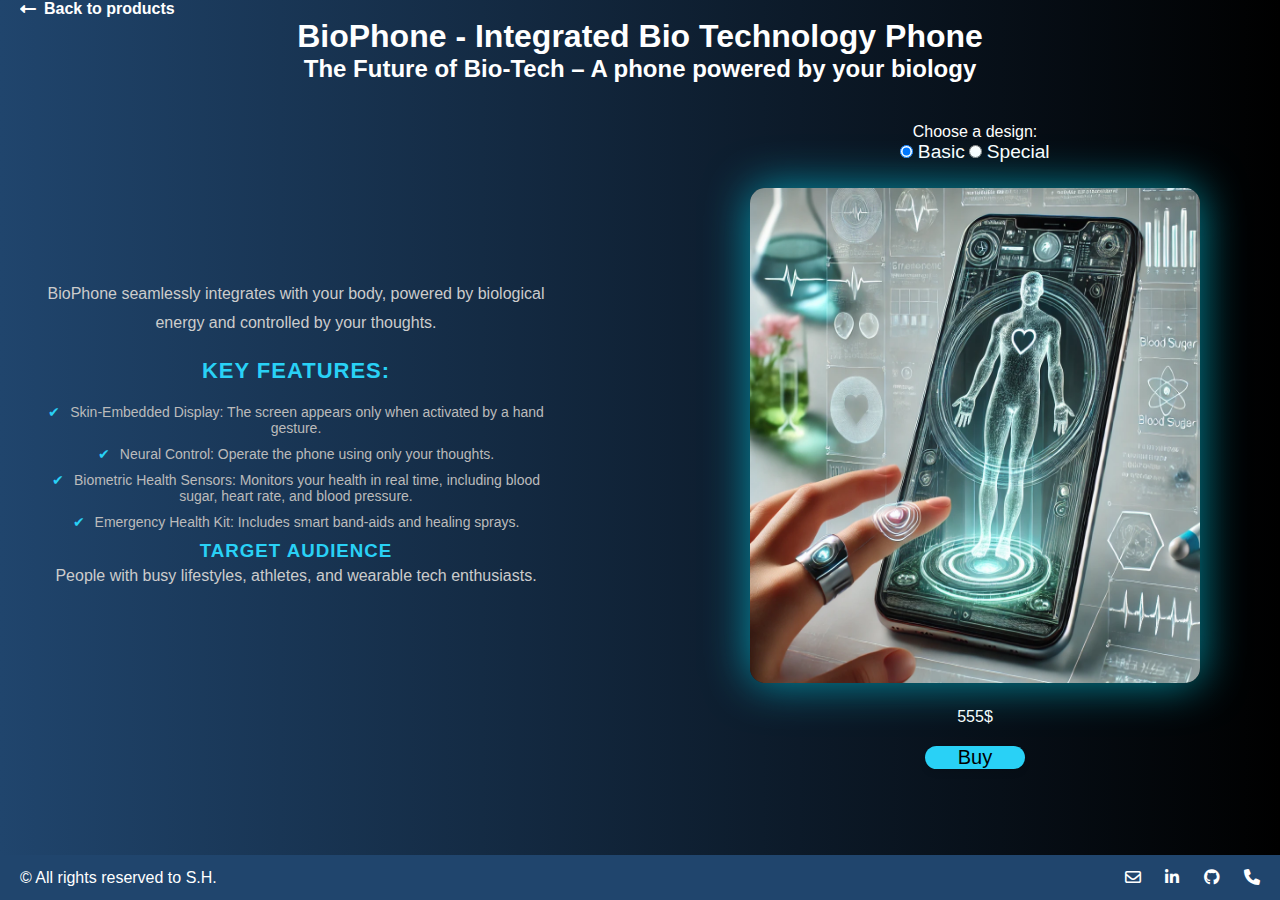
<file: products/bioPhone.html>
<!DOCTYPE html>
<html lang="en">

<head>
    <meta charset="UTF-8">
    <meta name="viewport" content="width=device-width, initial-scale=1.0">
    <title>BioPhone - Integrated Bio Technology Phone</title>
    <link rel="stylesheet" href="productCss.css">
    <link href="https://cdnjs.cloudflare.com/ajax/libs/font-awesome/6.0.0-beta3/css/all.min.css" rel="stylesheet">
</head>

<body>
    <div class="container">
        <button class="back-btn"><a href="/index.html#phones"><i class="fa-solid fa-left-long"></i> Back to products</a></button>
        <div class="product-title">
            <h1>BioPhone - Integrated Bio Technology Phone</h1>
            <h2>The Future of Bio-Tech – A phone powered by your biology</h2>
        </div>
        <div class="product-grid">
            <div class="product-data">
                <p>BioPhone seamlessly integrates with your body, powered by biological energy and controlled by your thoughts.</p>
                <div>
                    <h2>Key Features:</h2>
                    <ul>
                        <li>Skin-Embedded Display: The screen appears only when activated by a hand gesture.</li>
                        <li>Neural Control: Operate the phone using only your thoughts.</li>
                        <li>Biometric Health Sensors: Monitors your health in real time, including blood sugar, heart rate, and blood pressure.</li>
                        <li>Emergency Health Kit: Includes smart band-aids and healing sprays.</li>
                    </ul>
                </div>
                <div>
                    <h3>Target Audience</h3>
                    <p>People with busy lifestyles, athletes, and wearable tech enthusiasts.</p>
                </div>
            </div>
            <div class="img-div">
                <div class="image-stack">Choose a design:<br> 
                    <input type="radio" id="image1" name="image-toggle" checked>
                    <label for="image1">Basic</label>
                    <input type="radio" id="image2" name="image-toggle">
                    <label for="image2">Special</label>
                
                    <div class="images">
                        <img class="product-img" src="/assets/photos/bioPhone.jpg" alt="GuardianGlasses">
                        <img class="product-img" src="/assets/photos/bioPhone2.jpg" alt="MindMirror">
                    </div>
                </div>       
                <p>555$</p>
                <button class="buy-btn">Buy</button>
            </div>
        </div>
    </div>
    <footer class="footer">
        <p>© All rights reserved to S.H.</p>
        <div class="footer-links">
            <a href="mailto:shaharhayon12300@gmail.com" target="_blank"><i class="fa-regular fa-envelope"></i></a>
            <a href="https://linkedin.com/" target="_blank"><i class="fa-brands fa-linkedin-in"></i></a>
            <a href="https://github.com/HayonShahar" target="_blank"><i class="fa-brands fa-github"></i></a>
            <a href="tel:+972527455417" ><i class="fa-solid fa-phone"></i></a>
        </div>
        
    </footer>
</body>

</html>
</file>
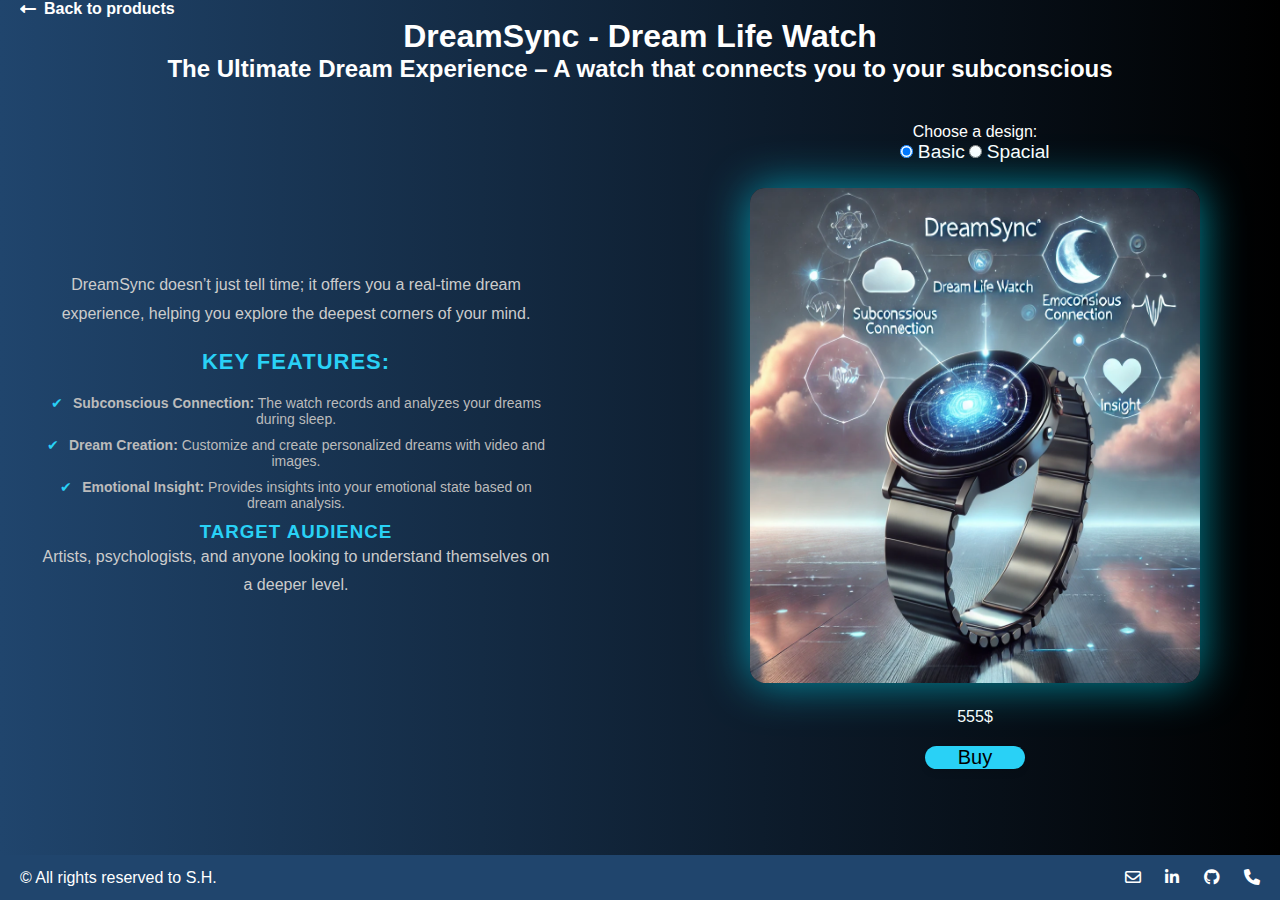
<file: products/dreamSync.html>
<!DOCTYPE html>
<html lang="en">

<head>
    <meta charset="UTF-8">
    <meta name="viewport" content="width=device-width, initial-scale=1.0">
    <title>DreamSync - Dream Life Watch</title>
    <link rel="stylesheet" href="productCss.css">
    <link href="https://cdnjs.cloudflare.com/ajax/libs/font-awesome/6.0.0-beta3/css/all.min.css" rel="stylesheet">
</head>

<body>
    <div class="container">
        <button class="back-btn"><a href="/index.html#watches"><i class="fa-solid fa-left-long"></i> Back to products</a></button>
        <div class="product-title">
            <h1>DreamSync - Dream Life Watch</h1>
            <h2>The Ultimate Dream Experience – A watch that connects you to your subconscious</h2>
        </div>
        <div class="product-grid">
            <div class="product-data">
                <p>DreamSync doesn’t just tell time; it offers you a real-time dream experience, helping you explore the deepest corners of your mind.</p>
                <div>
                    <h2>Key Features:</h2>
                    <ul>
                        <li><strong>Subconscious Connection:</strong> The watch records and analyzes your dreams during sleep.</li>
                        <li><strong>Dream Creation:</strong> Customize and create personalized dreams with video and images.</li>
                        <li><strong>Emotional Insight:</strong> Provides insights into your emotional state based on dream analysis.</li>
                    </ul>
                </div>
                <div>
                    <h3>Target Audience</h3>
                    <p>Artists, psychologists, and anyone looking to understand themselves on a deeper level.</p>
                </div>
            </div>
            <div class="img-div">
                <div class="image-stack">Choose a design: <br>
                    <input type="radio" id="image1" name="image-toggle" checked>
                    <label for="image1">Basic</label>
                    <input type="radio" id="image2" name="image-toggle">
                    <label for="image2">Spacial</label>
                
                    <div class="images">
                        <img class="product-img" src="/assets/photos/dreamSync.jpg" alt="GuardianGlasses">
                        <img class="product-img" src="/assets/photos/dreamSync2.jpg" alt="MindMirror">
                    </div>
                </div>       
                <p>555$</p>
                <button class="buy-btn">Buy</button>
            </div>
        </div>
    </div>
    <footer class="footer">
        <p>© All rights reserved to S.H.</p>
        <div class="footer-links">
            <a href="mailto:shaharhayon12300@gmail.com" target="_blank"><i class="fa-regular fa-envelope"></i></a>
            <a href="https://linkedin.com/" target="_blank"><i class="fa-brands fa-linkedin-in"></i></a>
            <a href="https://github.com/HayonShahar" target="_blank"><i class="fa-brands fa-github"></i></a>
            <a href="tel:+972527455417" ><i class="fa-solid fa-phone"></i></a>
        </div>
    </footer>
</body>

</html>
</file>
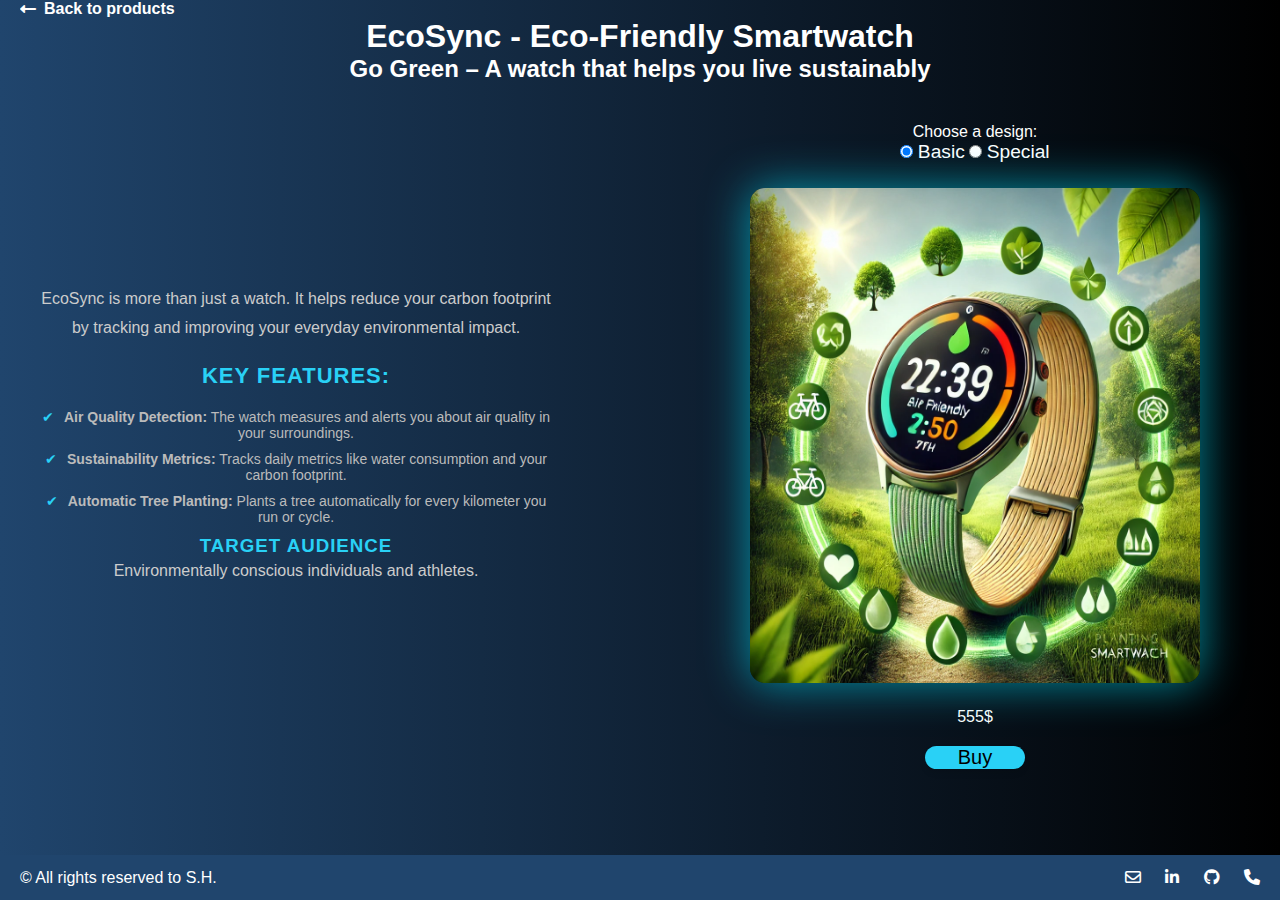
<file: products/ecoSync.html>
<!DOCTYPE html>
<html lang="en">

<head>
    <meta charset="UTF-8">
    <meta name="viewport" content="width=device-width, initial-scale=1.0">
    <title>EcoSync - Eco-Friendly Smartwatch</title>
    <link rel="stylesheet" href="productCss.css">
    <link href="https://cdnjs.cloudflare.com/ajax/libs/font-awesome/6.0.0-beta3/css/all.min.css" rel="stylesheet">
</head>

<body>
    <div class="container">
        <button class="back-btn"><a href="/index.html#watches"><i class="fa-solid fa-left-long"></i> Back to products</a></button>
        <div class="product-title">
            <h1>EcoSync - Eco-Friendly Smartwatch</h1>
            <h2>Go Green – A watch that helps you live sustainably</h2>
        </div>
        <div class="product-grid">
            <div class="product-data">
                <p>EcoSync is more than just a watch. It helps reduce your carbon footprint by tracking and improving your everyday environmental impact.</p>
                <div>
                    <h2>Key Features:</h2>
                    <ul>
                        <li><strong>Air Quality Detection:</strong> The watch measures and alerts you about air quality in your surroundings.</li>
                        <li><strong>Sustainability Metrics:</strong> Tracks daily metrics like water consumption and your carbon footprint.</li>
                        <li><strong>Automatic Tree Planting:</strong> Plants a tree automatically for every kilometer you run or cycle.</li>
                    </ul>
                </div>
                <div>
                    <h3>Target Audience</h3>
                    <p>Environmentally conscious individuals and athletes.</p>
                </div>
            </div>
            <div class="img-div">
                <div class="image-stack">Choose a design: <br>
                    <input type="radio" id="image1" name="image-toggle" checked>
                    <label for="image1">Basic</label>
                    <input type="radio" id="image2" name="image-toggle">
                    <label for="image2">Special</label>
                    <div class="images">
                        <img class="product-img" src="/assets/photos/ecoSync.jpg" alt="GuardianGlasses">
                        <img class="product-img" src="/assets/photos/ecoSync2.jpg" alt="MindMirror">
                    </div>
                </div>       
                <p>555$</p>
                <button class="buy-btn">Buy</button>
            </div>
        </div>
    </div>
    <footer class="footer">
        <p>© All rights reserved to S.H.</p>
        <div class="footer-links">
            <a href="mailto:shaharhayon12300@gmail.com" target="_blank"><i class="fa-regular fa-envelope"></i></a>
            <a href="https://linkedin.com/" target="_blank"><i class="fa-brands fa-linkedin-in"></i></a>
            <a href="https://github.com/HayonShahar" target="_blank"><i class="fa-brands fa-github"></i></a>
            <a href="tel:+972527455417" ><i class="fa-solid fa-phone"></i></a>
        </div>
        
    </footer>
</body>

</html>
</file>
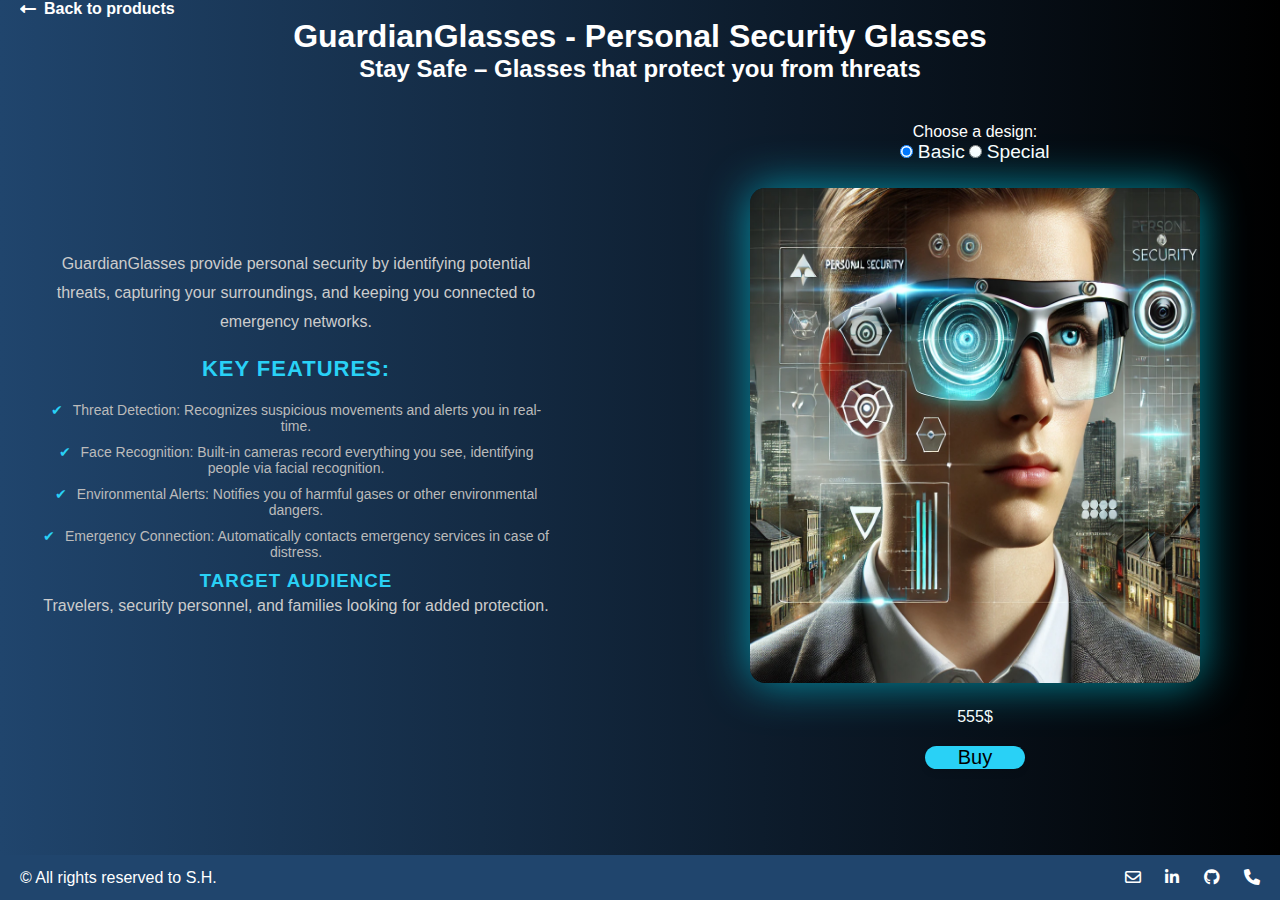
<file: products/guardianGlasses.html>
<!DOCTYPE html>
<html lang="en">

<head>
    <meta charset="UTF-8">
    <meta name="viewport" content="width=device-width, initial-scale=1.0">
    <title>GuardianGlasses - Personal Security Glasses</title>
    <link rel="stylesheet" href="productCss.css">
    <link href="https://cdnjs.cloudflare.com/ajax/libs/font-awesome/6.0.0-beta3/css/all.min.css" rel="stylesheet">
</head>

<body>
    <div class="container">
        <button class="back-btn"><a href="/index.html#glasses"><i class="fa-solid fa-left-long"></i> Back to
                products</a></button>
        <div class="product-title">
            <h1>GuardianGlasses - Personal Security Glasses</h1>
            <h2>Stay Safe – Glasses that protect you from threats</h2>
        </div>
        <div class="product-grid">
            <div class="product-data">
                <p>GuardianGlasses provide personal security by identifying potential threats, capturing your
                    surroundings, and keeping you connected to emergency networks.</p>
                <div>
                    <h2>Key Features:</h2>
                    <ul>
                        <li>Threat Detection: Recognizes suspicious movements and alerts you in real-time.</li>
                        <li>Face Recognition: Built-in cameras record everything you see, identifying people via facial
                            recognition.</li>
                        <li>Environmental Alerts: Notifies you of harmful gases or other environmental dangers.</li>
                        <li>Emergency Connection: Automatically contacts emergency services in case of distress.</li>
                    </ul>
                </div>
                <div>
                    <h3>Target Audience</h3>
                    <p>Travelers, security personnel, and families looking for added protection.</p>
                </div>
            </div>
            <div class="img-div">
                <div class="image-stack">Choose a design: <br>
                        <input type="radio" id="image1" name="image-toggle" checked>
                        <label for="image1">Basic</label>
                        <input type="radio" id="image2" name="image-toggle">
                        <label for="image2">Special</label>
                        
                    <div class="images">
                        <img class="product-img" src="/assets/photos/guardianGlasses.jpg" alt="GuardianGlasses">
                        <img class="product-img" src="/assets/photos/guardianGlasses2.jpg" alt="MindMirror">
                    </div>
                </div>
                <p>555$</p>
                <button class="buy-btn">Buy</button>
            </div>
        </div>
    </div>
    <footer class="footer">
        <p>© All rights reserved to S.H.</p>
        <div class="footer-links">
            <a href="mailto:shaharhayon12300@gmail.com" target="_blank"><i class="fa-regular fa-envelope"></i></a>
            <a href="https://linkedin.com/" target="_blank"><i class="fa-brands fa-linkedin-in"></i></a>
            <a href="https://github.com/HayonShahar" target="_blank"><i class="fa-brands fa-github"></i></a>
            <a href="tel:+972527455417"><i class="fa-solid fa-phone"></i></a>
        </div>
    </footer>
</body>

</html>
</file>
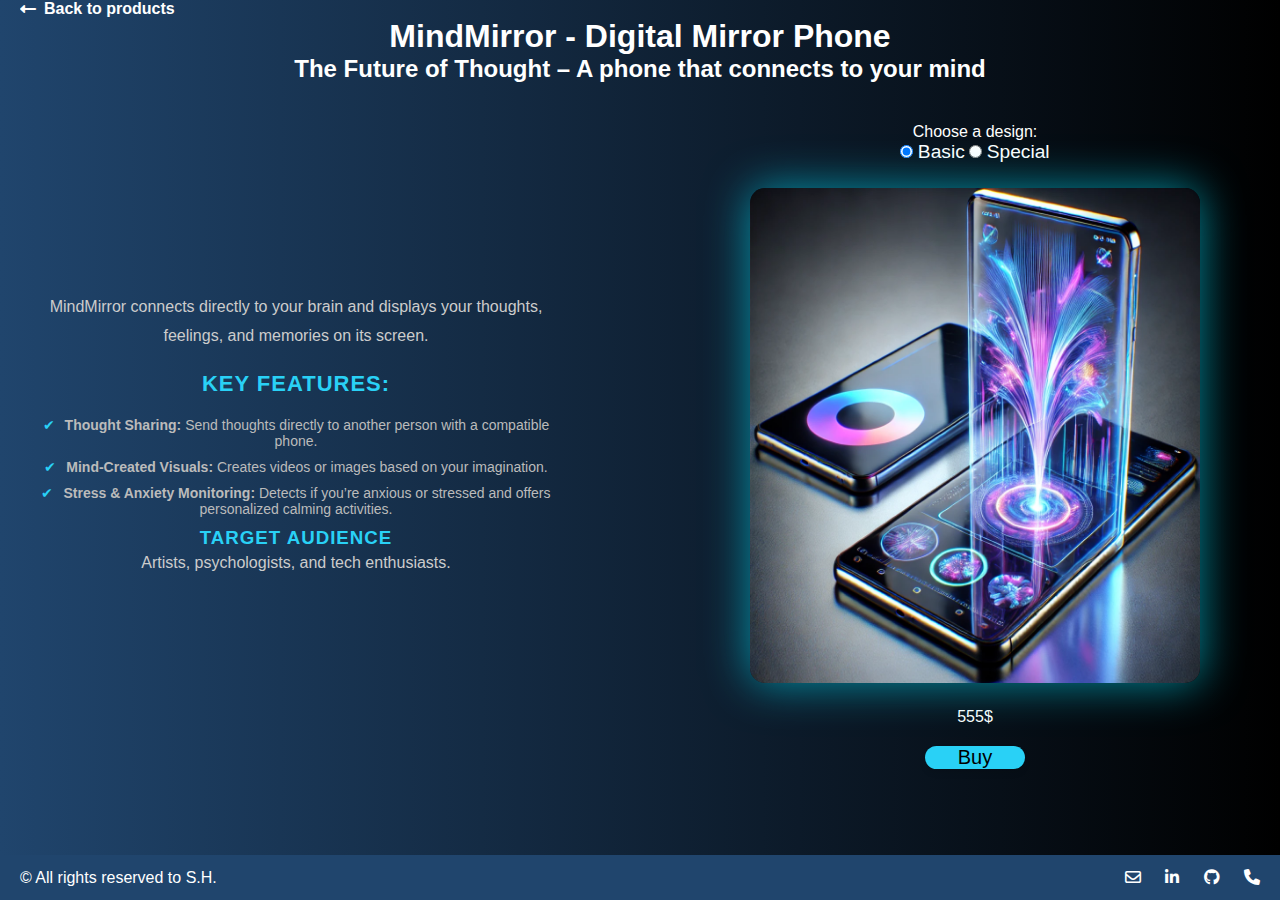
<file: products/mindMirror.html>
<!DOCTYPE html>
<html lang="en">

<head>
    <meta charset="UTF-8">
    <meta name="viewport" content="width=device-width, initial-scale=1.0">
    <title>MindMirror - Digital Mirror Phone</title>
    <link rel="stylesheet" href="productCss.css">
    <link href="https://cdnjs.cloudflare.com/ajax/libs/font-awesome/6.0.0-beta3/css/all.min.css" rel="stylesheet">
</head>

<body>
    <div class="container">
        <button class="back-btn"><a href="/index.html#phones"><i class="fa-solid fa-left-long"></i> Back to products</a></button>
        <div class="product-title">
            <h1>MindMirror - Digital Mirror Phone</h1>
            <h2>The Future of Thought – A phone that connects to your mind</h2>
        </div>
        <div class="product-grid">
            <div class="product-data">
                <p>MindMirror connects directly to your brain and displays your thoughts, feelings, and memories on its screen.</p>
                <div>
                    <h2>Key Features:</h2>
                    <ul>
                        <li><strong>Thought Sharing:</strong> Send thoughts directly to another person with a compatible phone.</li>
                        <li><strong>Mind-Created Visuals:</strong> Creates videos or images based on your imagination.</li>
                        <li><strong>Stress & Anxiety Monitoring:</strong> Detects if you’re anxious or stressed and offers personalized calming activities.</li>
                    </ul>
                </div>
                <div>
                    <h3>Target Audience</h3>
                    <p>Artists, psychologists, and tech enthusiasts.</p>
                </div>
            </div>
            <div class="img-div">
                <div class="image-stack">Choose a design: <br>
                    <input type="radio" id="image1" name="image-toggle" checked>
                    <label for="image1">Basic</label>
                    <input type="radio" id="image2" name="image-toggle">
                    <label for="image2">Special</label>
                
                    <div class="images">
                        <img class="product-img" src="/assets/photos/mindMirror.jpg" alt="GuardianGlasses">
                        <img class="product-img" src="/assets/photos/mindMirror2.jpg" alt="MindMirror">
                    </div>
                </div>       
                <p>555$</p>
                <button class="buy-btn">Buy</button>
            </div>
        </div>
    </div>
    <footer class="footer">
        <p>© All rights reserved to S.H.</p>
        <div class="footer-links">
            <a href="mailto:shaharhayon12300@gmail.com" target="_blank"><i class="fa-regular fa-envelope"></i></a>
            <a href="https://linkedin.com/" target="_blank"><i class="fa-brands fa-linkedin-in"></i></a>
            <a href="https://github.com/HayonShahar" target="_blank"><i class="fa-brands fa-github"></i></a>
            <a href="tel:+972527455417" ><i class="fa-solid fa-phone"></i></a>
        </div>
    </footer>
</body>

</html>
</file>
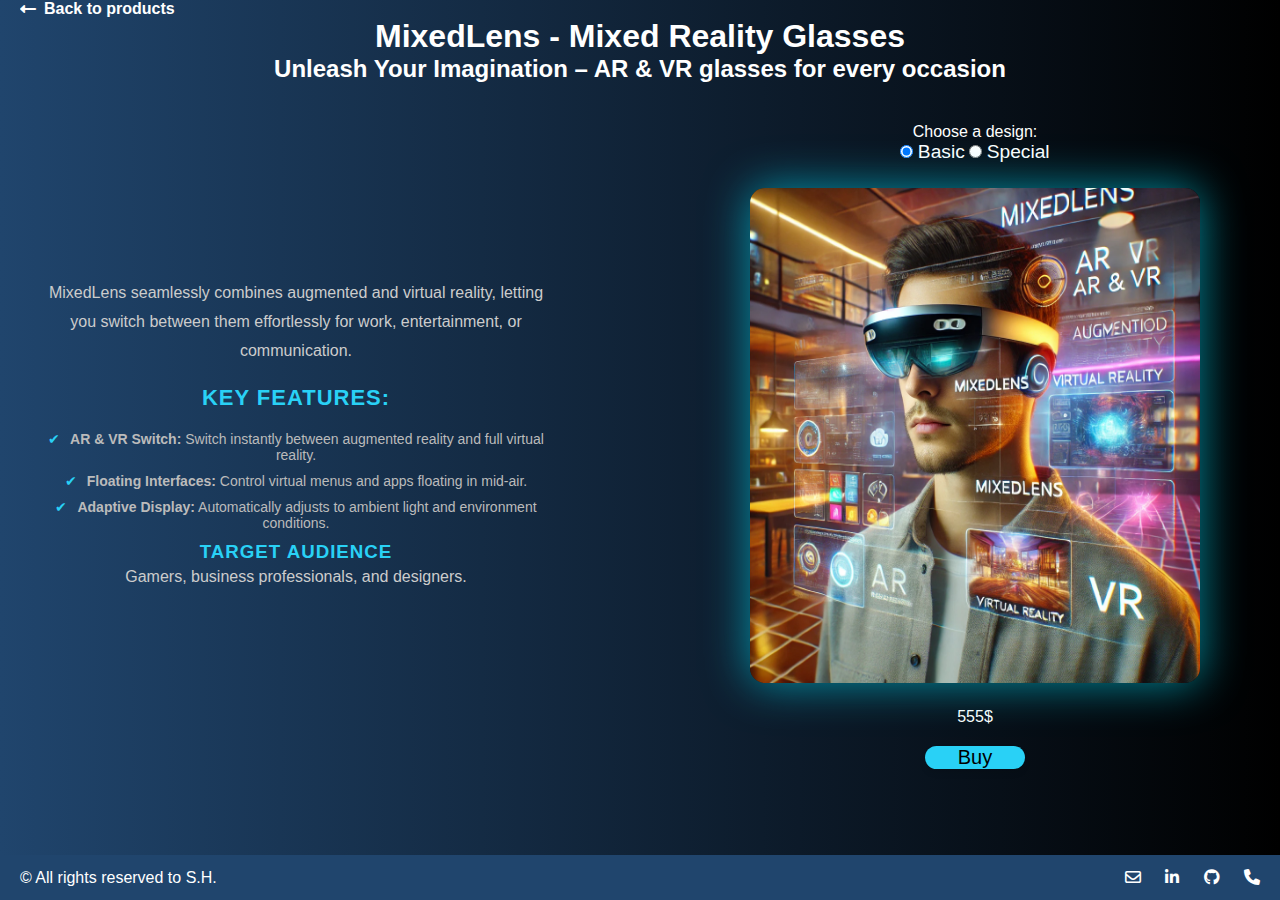
<file: products/mixedLens.html>
<!DOCTYPE html>
<html lang="en">

<head>
    <meta charset="UTF-8">
    <meta name="viewport" content="width=device-width, initial-scale=1.0">
    <title>MixedLens - Mixed Reality Glasses</title>
    <link rel="stylesheet" href="productCss.css">
    <link href="https://cdnjs.cloudflare.com/ajax/libs/font-awesome/6.0.0-beta3/css/all.min.css" rel="stylesheet">
</head>

<body>
    <div class="container">
        <button class="back-btn"><a href="/index.html#glasses"><i class="fa-solid fa-left-long"></i> Back to products</a></button>
        <div class="product-title">
            <h1>MixedLens - Mixed Reality Glasses</h1>
            <h2>Unleash Your Imagination – AR & VR glasses for every occasion</h2>
        </div>
        <div class="product-grid">
            <div class="product-data">
                <p>MixedLens seamlessly combines augmented and virtual reality, letting you switch between them effortlessly for work, entertainment, or communication.</p>
                <div>
                    <h2>Key Features:</h2>
                    <ul>
                        <li><strong>AR & VR Switch:</strong> Switch instantly between augmented reality and full virtual reality.</li>
                        <li><strong>Floating Interfaces:</strong> Control virtual menus and apps floating in mid-air.</li>
                        <li><strong>Adaptive Display:</strong> Automatically adjusts to ambient light and environment conditions.</li>
                    </ul>
                </div>
                <div>
                    <h3>Target Audience</h3>
                    <p>Gamers, business professionals, and designers.</p>
                </div>
            </div>
            <div class="img-div">
                <div class="image-stack">Choose a design:<br>
                    <input type="radio" id="image1" name="image-toggle" checked>
                    <label for="image1">Basic</label>
                    <input type="radio" id="image2" name="image-toggle">
                    <label for="image2">Special</label>
                    <div class="images">
                        <img class="product-img" src="/assets/photos/mixLens.jpg" alt="GuardianGlasses">
                        <img class="product-img" src="/assets/photos/mixedLens2.jpg" alt="MindMirror">
                    </div>
                </div>       
                <p>555$</p>
                <button class="buy-btn">Buy</button>
            </div>
        </div>
    </div>
    <footer class="footer">
        <p>© All rights reserved to S.H.</p>
        <div class="footer-links">
            <a href="mailto:shaharhayon12300@gmail.com" target="_blank"><i class="fa-regular fa-envelope"></i></a>
            <a href="https://linkedin.com/" target="_blank"><i class="fa-brands fa-linkedin-in"></i></a>
            <a href="https://github.com/HayonShahar" target="_blank"><i class="fa-brands fa-github"></i></a>
            <a href="tel:+972527455417" ><i class="fa-solid fa-phone"></i></a>
        </div>
    </footer>
</body>

</html>
</file>
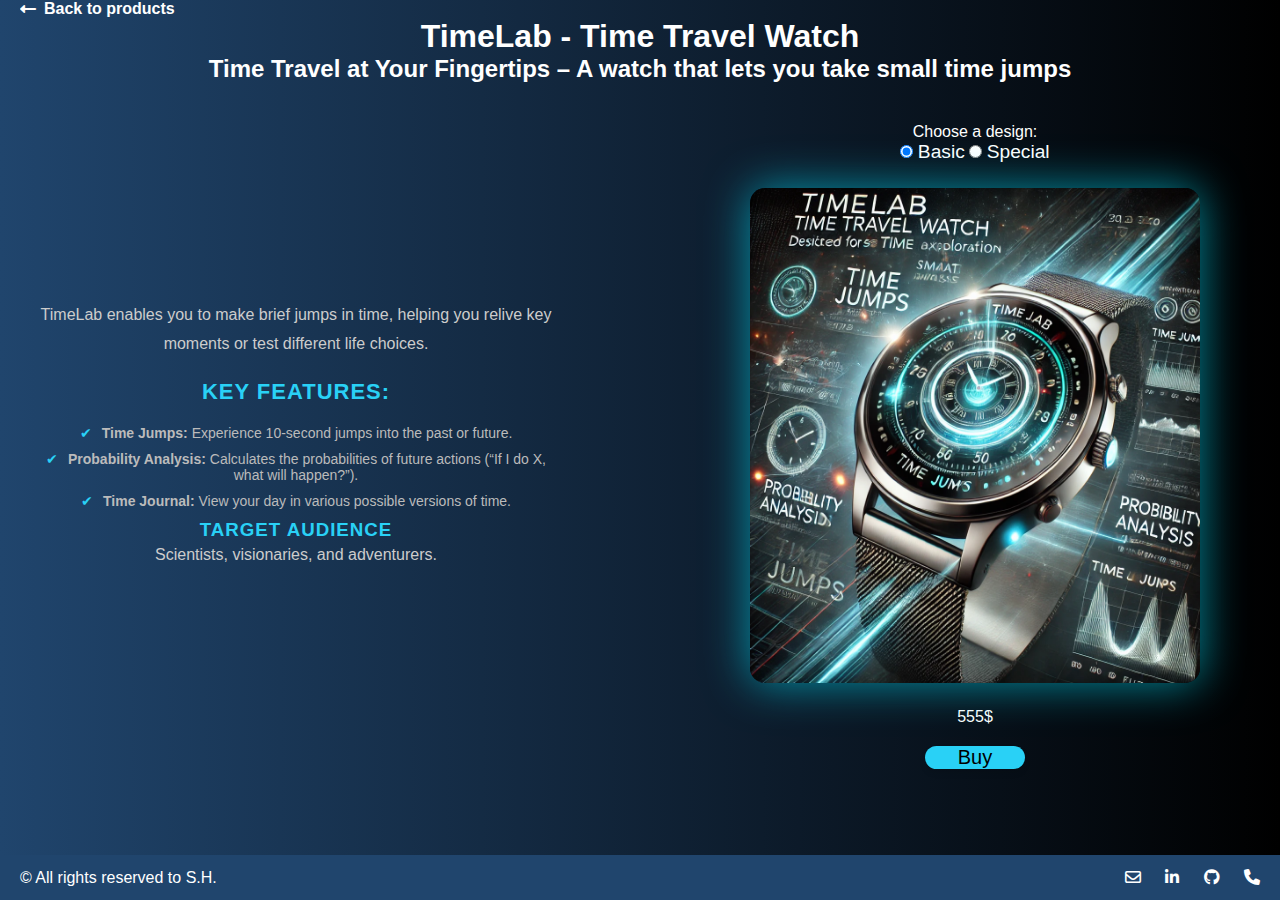
<file: products/timeLab.html>
<!DOCTYPE html>
<html lang="en">

<head>
    <meta charset="UTF-8">
    <meta name="viewport" content="width=device-width, initial-scale=1.0">
    <title>TimeLab - Time Travel Watch</title>
    <link rel="stylesheet" href="productCss.css">
    <link href="https://cdnjs.cloudflare.com/ajax/libs/font-awesome/6.0.0-beta3/css/all.min.css" rel="stylesheet">
</head>

<body>
    <div class="container">
        <button class="back-btn"><a href="/index.html#watches"><i class="fa-solid fa-left-long"></i> Back to products</a></button>
        <div class="product-title">
            <h1>TimeLab - Time Travel Watch</h1>
            <h2>Time Travel at Your Fingertips – A watch that lets you take small time jumps</h2>
        </div>
        <div class="product-grid">
            <div class="product-data">
                <p>TimeLab enables you to make brief jumps in time, helping you relive key moments or test different life choices.</p>
                <div>
                    <h2>Key Features:</h2>
                    <ul>
                        <li><strong>Time Jumps:</strong> Experience 10-second jumps into the past or future.</li>
                        <li><strong>Probability Analysis:</strong> Calculates the probabilities of future actions (“If I do X, what will happen?”).</li>
                        <li><strong>Time Journal:</strong> View your day in various possible versions of time.</li>
                    </ul>
                </div>
                <div>
                    <h3>Target Audience</h3>
                    <p>Scientists, visionaries, and adventurers.</p>
                </div>
            </div>
            <div class="img-div">
                <div class="image-stack">Choose a design: <br>
                    <input type="radio" id="image1" name="image-toggle" checked>
                    <label for="image1">Basic</label>
                    <input type="radio" id="image2" name="image-toggle">
                    <label for="image2">Special</label>
                
                    <div class="images">
                        <img class="product-img" src="/assets/photos/timeLab.jpg" alt="GuardianGlasses">
                        <img class="product-img" src="/assets/photos/timeLab2.jpg" alt="MindMirror">
                    </div>
                </div>       
                <p>555$</p>
                <button class="buy-btn">Buy</button>
            </div>
        </div>
    </div>
    <footer class="footer">
        <p>© All rights reserved to S.H.</p>
        <div class="footer-links">
            <a href="mailto:shaharhayon12300@gmail.com" target="_blank"><i class="fa-regular fa-envelope"></i></a>
            <a href="https://linkedin.com/" target="_blank"><i class="fa-brands fa-linkedin-in"></i></a>
            <a href="https://github.com/HayonShahar" target="_blank"><i class="fa-brands fa-github"></i></a>
            <a href="tel:+972527455417" ><i class="fa-solid fa-phone"></i></a>
        </div>
    </footer>
</body>

</html>
</file>
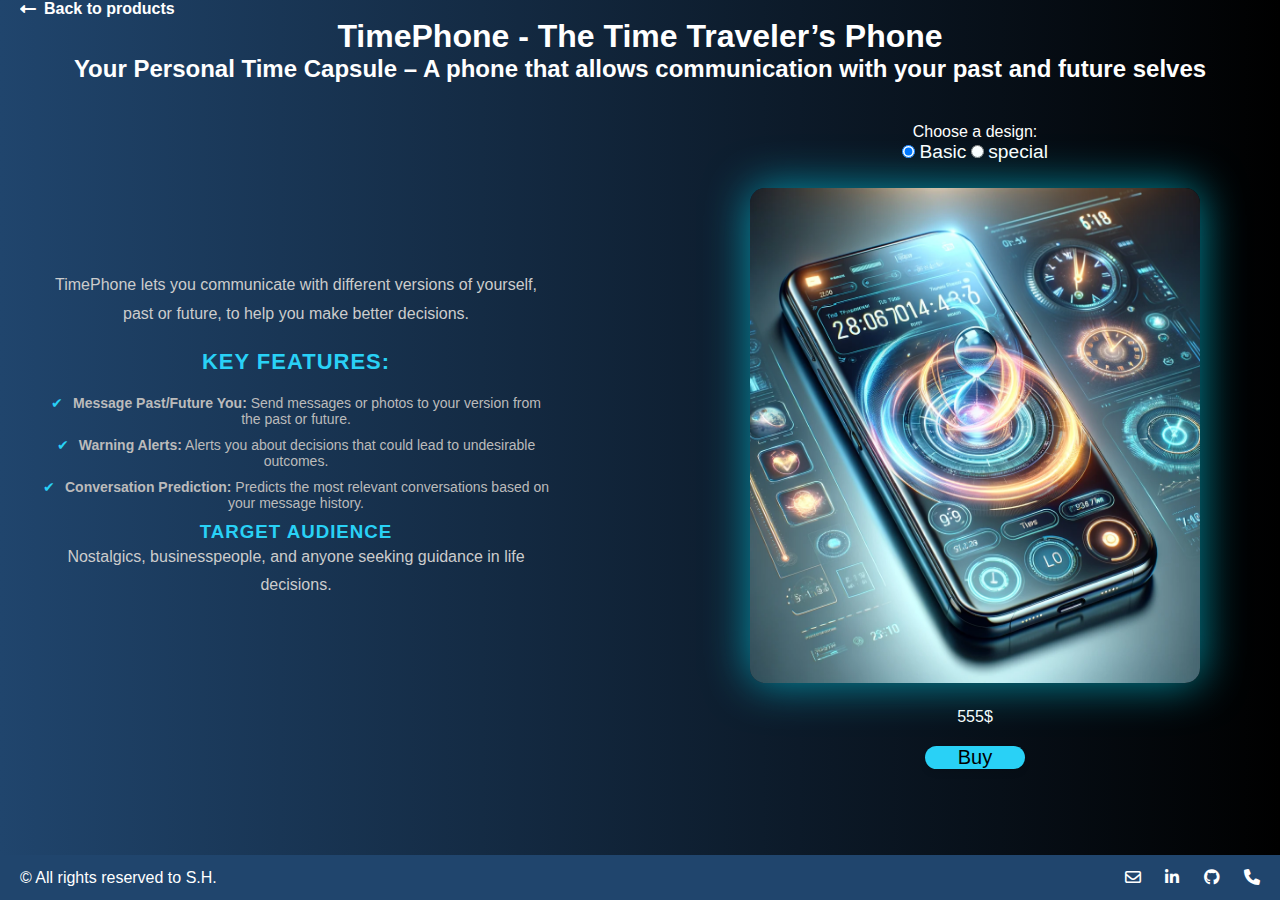
<file: products/timePhone.html>
<!DOCTYPE html>
<html lang="en">

<head>
    <meta charset="UTF-8">
    <meta name="viewport" content="width=device-width, initial-scale=1.0">
    <title>TimePhone - The Time Traveler’s Phone</title>
    <link rel="stylesheet" href="productCss.css">
    <link href="https://cdnjs.cloudflare.com/ajax/libs/font-awesome/6.0.0-beta3/css/all.min.css" rel="stylesheet">
</head>

<body>
    <div class="container">
        <button class="back-btn"><a href="/index.html#phones"><i class="fa-solid fa-left-long"></i> Back to products</a></button>
        <div class="product-title">
            <h1>TimePhone - The Time Traveler’s Phone</h1>
            <h2>Your Personal Time Capsule – A phone that allows communication with your past and future selves</h2>
        </div>
        <div class="product-grid">
            <div class="product-data">
                <p>TimePhone lets you communicate with different versions of yourself, past or future, to help you make better decisions.</p>
                <div>
                    <h2>Key Features:</h2>
                    <ul>
                        <li><strong>Message Past/Future You:</strong> Send messages or photos to your version from the past or future.</li>
                        <li><strong>Warning Alerts:</strong> Alerts you about decisions that could lead to undesirable outcomes.</li>
                        <li><strong>Conversation Prediction:</strong> Predicts the most relevant conversations based on your message history.</li>
                    </ul>
                </div>
                <div>
                    <h3>Target Audience</h3>
                    <p>Nostalgics, businesspeople, and anyone seeking guidance in life decisions.</p>
                </div>
            </div>
            <div class="img-div">
                <div class="image-stack">Choose a design: <br>
                    <input type="radio" id="image1" name="image-toggle" checked>
                    <label for="image1">Basic</label>
                    <input type="radio" id="image2" name="image-toggle">
                    <label for="image2">special</label>
                
                    <div class="images">
                        <img class="product-img" src="/assets/photos/timePhone.jpg" alt="GuardianGlasses">
                        <img class="product-img" src="/assets/photos/timePhone2.jpg" alt="MindMirror">
                    </div>
                </div>    
                <p>555$</p>
                <button class="buy-btn">Buy</button>
            </div>
        </div>
    </div>
    <footer class="footer">
        <p>© All rights reserved to S.H.</p>
        <div class="footer-links">
            <a href="mailto:shaharhayon12300@gmail.com" target="_blank"><i class="fa-regular fa-envelope"></i></a>
            <a href="https://linkedin.com/" target="_blank"><i class="fa-brands fa-linkedin-in"></i></a>
            <a href="https://github.com/HayonShahar" target="_blank"><i class="fa-brands fa-github"></i></a>
            <a href="tel:+972527455417" ><i class="fa-solid fa-phone"></i></a>
        </div>
    </footer>
</body>

</html>
</file>
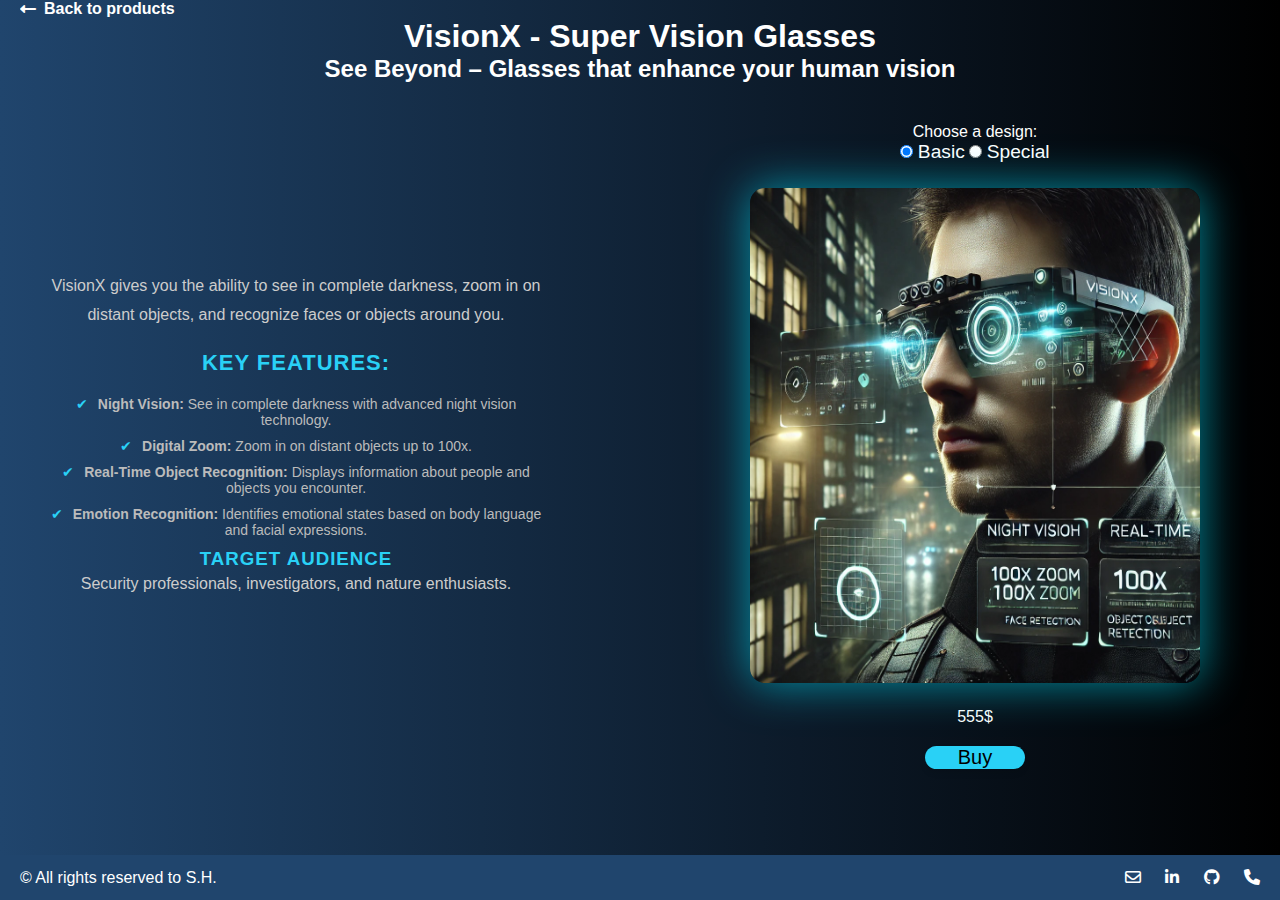
<file: products/visionX.html>
<!DOCTYPE html>
<html lang="en">

<head>
    <meta charset="UTF-8">
    <meta name="viewport" content="width=device-width, initial-scale=1.0">
    <title>VisionX - Super Vision Glasses</title>
    <link rel="stylesheet" href="productCss.css">
    <link href="https://cdnjs.cloudflare.com/ajax/libs/font-awesome/6.0.0-beta3/css/all.min.css" rel="stylesheet">
</head>

<body>
    <div class="container">
        <button class="back-btn"><a href="/index.html#glasses"><i class="fa-solid fa-left-long"></i> Back to products</a></button>
        <div class="product-title">
            <h1>VisionX - Super Vision Glasses</h1>
            <h2>See Beyond – Glasses that enhance your human vision</h2>
        </div>
        <div class="product-grid">
            <div class="product-data">
                <p>VisionX gives you the ability to see in complete darkness, zoom in on distant objects, and recognize faces or objects around you.</p>
                <div>
                    <h2>Key Features:</h2>
                    <ul>
                        <li><strong>Night Vision:</strong> See in complete darkness with advanced night vision technology.</li>
                        <li><strong>Digital Zoom:</strong> Zoom in on distant objects up to 100x.</li>
                        <li><strong>Real-Time Object Recognition:</strong> Displays information about people and objects you encounter.</li>
                        <li><strong>Emotion Recognition:</strong> Identifies emotional states based on body language and facial expressions.</li>
                    </ul>
                </div>
                <div>
                    <h3>Target Audience</h3>
                    <p>Security professionals, investigators, and nature enthusiasts.</p>
                </div>
            </div>
            <div class="img-div">
                <div class="image-stack">Choose a design: <br>
                    <input type="radio" id="image1" name="image-toggle" checked>
                    <label for="image1">Basic</label>
                    <input type="radio" id="image2" name="image-toggle">
                    <label for="image2">Special</label>
                
                    <div class="images">
                        <img class="product-img" src="/assets/photos/visionX.jpg" alt="GuardianGlasses">
                        <img class="product-img" src="/assets/photos/visionX2.jpg" alt="MindMirror">
                    </div>
                </div>      
                <p>555$</p>
                <button class="buy-btn">Buy</button>
            </div>
        </div>
    </div>
    <footer class="footer">
        <p>© All rights reserved to S.H.</p>
        <div class="footer-links">
            <a href="mailto:shaharhayon12300@gmail.com" target="_blank"><i class="fa-regular fa-envelope"></i></a>
            <a href="https://linkedin.com/" target="_blank"><i class="fa-brands fa-linkedin-in"></i></a>
            <a href="https://github.com/HayonShahar" target="_blank"><i class="fa-brands fa-github"></i></a>
            <a href="tel:+972527455417" ><i class="fa-solid fa-phone"></i></a>
        </div>
    </footer>
</body>

</html>
</file>
<file: products/productCss.css>
* {
    margin: 0;
    padding: 0;
    box-sizing: border-box;
}

body {
    font-family: 'Segoe UI', Tahoma, Geneva, Verdana, sans-serif;
    background: linear-gradient(to right, rgb(32, 69, 109), rgb(0, 0, 0)); 
}

.container {
    align-items: center;
    text-align: center;
    min-height: 100vh;
    padding: 0 20px;
}

.price{
    margin-right: 10px;
    color: white;
}

.back-btn {
    background: none;
    border: none;
    color: #fff;
    font-size: 16px;
    font-weight: 600;
    cursor: pointer;
    position: relative;
    overflow: hidden;
    transition: color 0.3s ease, transform 0.3s ease;
    border-radius: 5px;
    display: flex;
    align-items: center;
}

.back-btn a {
    text-decoration: none;
    color: inherit;
    display: flex;
    align-items: center;
}

.back-btn i {
    margin-right: 8px;
}

.back-btn::before {
    content: '';
    position: absolute;
    bottom: 0;
    left: 0;
    width: 0%;
    height: 2px;
    background-color: #29d1f6;
    transition: width 0.3s ease;
}

.back-btn:hover {
    color: #29d1f6;
    transform: scale(1.1);
}

.back-btn:hover::before {
    width: 100%; 
}

.product-grid {
    height: 100%;
    width: 100%;
    display: grid;
    grid-template-columns: 2fr 2fr;
    grid-gap: 10vh;
    display: flex;
    justify-content: space-between;
    align-items: center;
    padding: 20px;
    max-width: 1200px;
    margin-top: 50px;
    margin-bottom: 50px;
}

.price-color{
    display: flex;
    align-items: center;
}

.product-title{
    color: white;
}

.product-data {
    color: #fff;
    width: 40vw;
}

.product-data h1 {
    font-size: 36px;
    font-weight: 700;
    letter-spacing: 2px;
    margin-bottom: 10px;
    color: #fff;
}

.product-data h2 {
    font-size: 22px;
    margin-bottom: 20px;
    color: #d1d1d1;
}

.product-data p {
    font-size: 16px;
    margin-bottom: 20px;
    color: #ccc;
    line-height: 1.8;
}

.product-data h2,
.product-data h3 {
    text-transform: uppercase;
    letter-spacing: 1px;
    color: #29d1f6;
}

.product-data ul {
    list-style-type: none;
}

.product-data li {
    font-size: 14px;
    margin-bottom: 10px;
    color: #bbb;
}

.product-data li::before {
    content: '✔';
    margin-right: 10px;
    color: #29d1f6;
}

.color-choice {
    margin-top: 40px;
    color: white;
}

.buy-btn {
    border: none;
    border-radius: 20px;
    background-color: #29d1f6;
    height: 70px;
    width: 100px;
    margin-top: 20px;
    font-size: 20px;
    cursor: pointer;
    box-shadow: 0 4px 6px rgba(0, 0, 0, 0.1);
    transition: transform 0.3s ease, box-shadow 0.3s ease;
}

.buy-btn:hover {
    transform: translateY(-5px); 
    box-shadow: 0 6px 10px rgba(0, 0, 0, 0.2);
}

.img-div {
    display: flex;
    justify-content: center;
    align-items: center;
    height: 65vh;
    flex-direction: column;
    color: white;
}

.product-img {
    height: auto;
    width: 35vw;
    height: 60vh;
    border-radius: 15px;
    box-shadow: 0 0 45px rgba(0, 225, 250, 0.622);
    transition: transform 0.3s ease;
}

.product-img:hover {
    transform: scale(1.05);
    box-shadow: none;
}

.image-stack {
    position: relative;
}

.images {
    position: relative;
    width: 50vh;
    height: 55vh;
    margin-top: 25px;
    margin-bottom: 25px;
}

.image-stack img {
    position: absolute;
    top: 0;
    left: 0;
    width: 100%; 
    height: 100%;
    opacity: 0; 
    transition: opacity 0.5s ease;
}

#image1:checked ~ .images img:nth-child(1) {
    opacity: 1; 
}

#image2:checked ~ .images img:nth-child(2) {
    opacity: 1;
}

label {
    font-size: 1.2rem; 
    cursor: pointer;
    color: #fff;
}

.footer{
    position: fixed;
    bottom: 0;
    color: white;
    display: flex;
    justify-content: space-between;
    align-items: center;
    background-color:  rgb(32, 69, 109);
    height: 5vh;
    width: 100vw;
}

.footer p{
    margin-left: 20px;
}

.footer div{
    margin-right: 20px;
} 

.footer-links a{
    color: white;
    text-decoration: none;
    cursor: pointer;
    margin-left: 20px;
}

@media screen and (max-width: 768px) {
    .product-grid {
        display: flex;
        justify-content: space-between;
    }

    .product-data {
        text-align: center;
        margin-bottom: 20px;
    }

    .product-img {
        width: 80%;
        max-width: 300px;
    }

    .back-btn {
        position: absolute;
        top: 0;
        left: 0;
    }    

    .product-title{
        padding-top: 10vh;
    }

    .images {
        width: auto;
        height: 50vh;
    }
}
</file>
